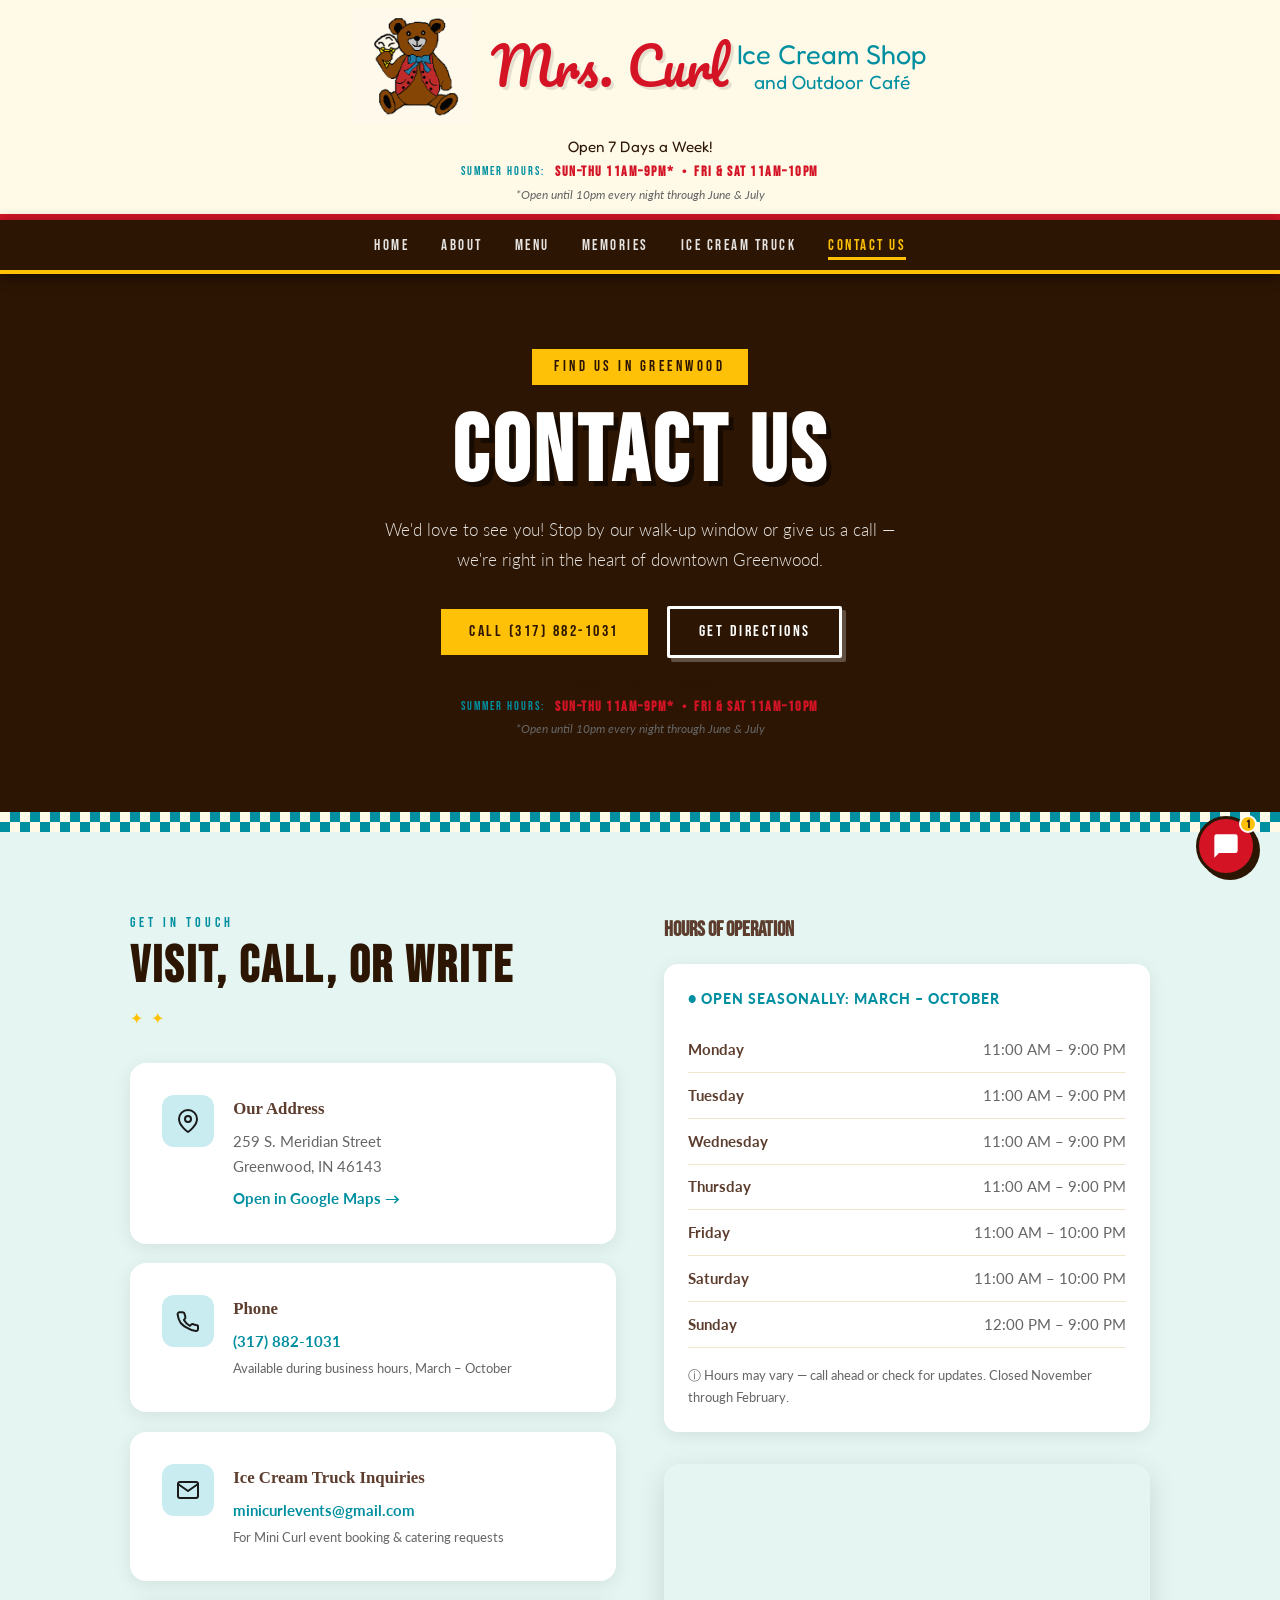
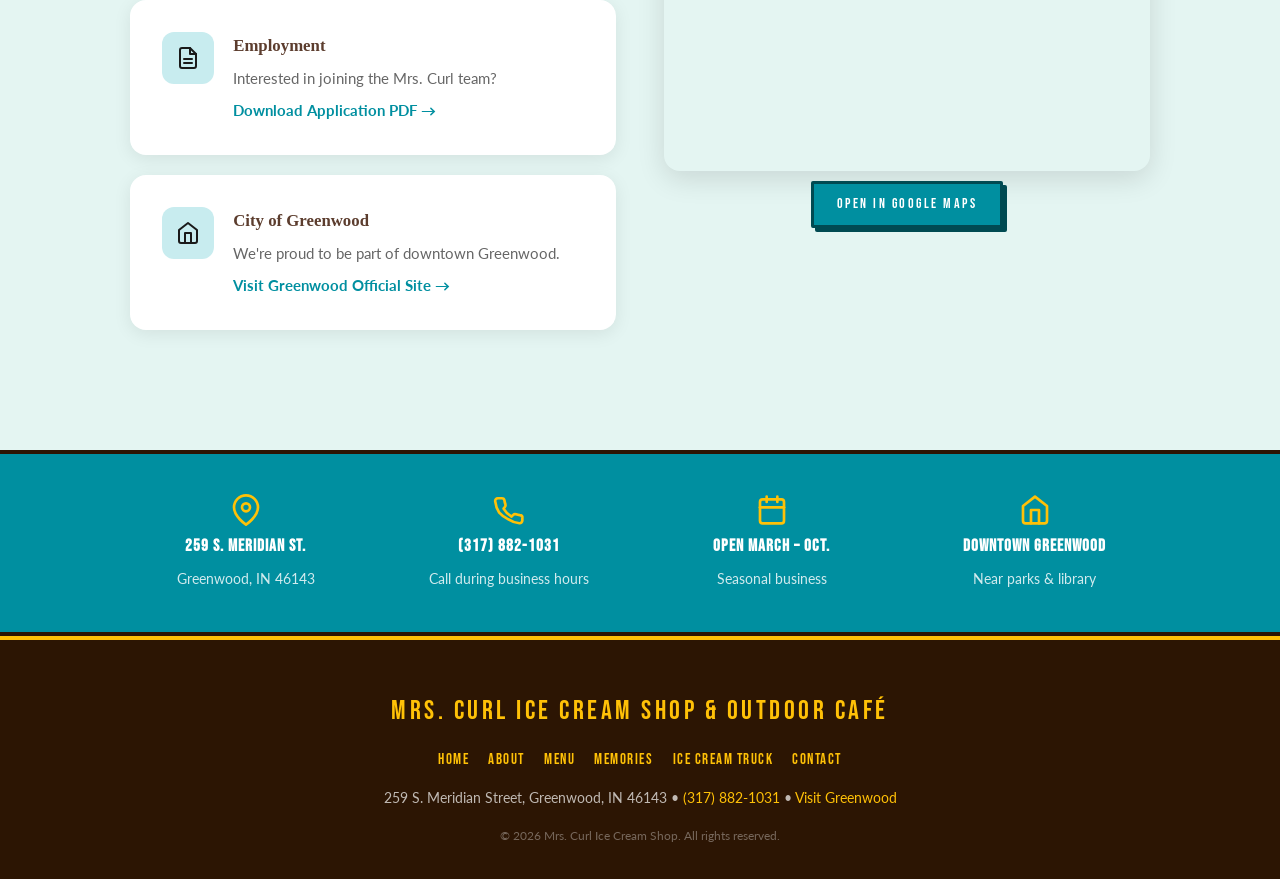
<file: contact.html>
﻿<!DOCTYPE html>
<html lang="en">
<head>
  <meta charset="UTF-8"/>
  <meta name="viewport" content="width=device-width,initial-scale=1.0"/>
  <meta name="description" content="Contact Mrs. Curl Ice Cream Shop — 259 S. Meridian Street, Greenwood, IN 46143. Call (317) 882-1031. Open March through October."/>
  <title>Contact Us | Mrs. Curl Ice Cream Shop</title>
  <link rel="stylesheet" href="style.css"/>
  <style>
    .contact-card {
      background: var(--white);
      border-radius: 16px;
      padding: 2rem;
      box-shadow: 0 4px 18px rgba(0,0,0,.08);
      display: flex;
      align-items: flex-start;
      gap: 1.2rem;
    }
    .contact-icon {
      width: 52px; height: 52px;
      background: var(--teal-light);
      border-radius: 12px;
      display: flex; align-items: center; justify-content: center;
      font-size: 1.5rem;
      flex-shrink: 0;
    }
    .contact-card h3 {
      font-family: 'Playfair Display', serif;
      color: var(--brown);
      font-size: 1.05rem;
      margin-bottom: .3rem;
    }
    .contact-card p, .contact-card a {
      font-size: .93rem;
      color: var(--gray);
    }
    .contact-card a { color: var(--teal); font-weight: 700; }
    .map-embed {
      border-radius: 16px;
      overflow: hidden;
      box-shadow: 0 8px 28px rgba(0,0,0,.12);
    }
    .hours-row {
      display: flex;
      justify-content: space-between;
      padding: .6rem 0;
      border-bottom: 1px solid var(--cream-mid);
      font-size: .93rem;
    }
    .hours-row:last-child { border-bottom: none; }
    .hours-row .day { color: var(--brown); font-weight: 700; }
    .hours-row .time { color: var(--gray); }
    .hours-row .closed { color: #b83030; font-style: italic; }
  </style>
</head>
<body>

<!-- BRANDED HEADER -->
<header class="site-header">
  <div class="site-header-inner">
    <div class="header-content">
      <div class="header-title-row">
        <img src="images/bear.svg.PNG" class="header-mascot" alt="Mrs. Curl Mascot"/>
        <div class="header-titles">
        <span class="header-name">Mrs. Curl</span>
        <div class="header-subtitle">
          <span class="big">Ice Cream Shop</span>
          <span class="small">and Outdoor Caf&eacute;</span>
        </div>
      </div>
    </div>
    <div class="header-hours">
      <span class="hours-open">Open 7 Days a Week!</span>
      <span class="hours-label">Summer Hours:</span>
      <span class="hours-main">Sun&ndash;Thu 11am&ndash;9pm* &nbsp;&bull;&nbsp; Fri &amp; Sat 11am&ndash;10pm</span>
      <span class="hours-note">*Open until 10pm every night through June &amp; July</span>
        </div>
      </div>
    </div>
</header>

<nav class="site-nav">
  <button class="nav-toggle" aria-label="Toggle menu" onclick="this.closest('nav').querySelector('.nav-links').classList.toggle('open')">
    <span></span><span></span><span></span>
  </button>
  <ul class="nav-links">
    <li><a href="index.html">Home</a></li>
    <li><a href="about.html">About</a></li>
    <li><a href="menu.html">Menu</a></li>
    <li><a href="photogallery.html">Memories</a></li>
    <li><a href="icecreamtruck.html">Ice Cream Truck</a></li>
    <li><a href="contact.html" class="active">Contact Us</a></li>
  </ul>
</nav>

<header class="hero">
  <div class="hero-overlay"></div>
  <div class="hero-content">
    <span class="hero-badge">Find Us in Greenwood</span>
    <h1>Contact Us</h1>
    <p>We'd love to see you! Stop by our walk-up window or give us a call — we're right in the heart of downtown Greenwood.</p>
    <div class="hero-actions">
      <a class="btn btn-primary" href="tel:3178821031">Call (317) 882-1031</a>
      <a class="btn btn-outline" href="https://maps.google.com/?q=259+S+Meridian+St+Greenwood+IN+46143" target="_blank" rel="noopener">Get Directions</a>
    </div>
    <div class="header-hours">
      <span class="hours-open">Open 7 Days a Week!</span>
      <span class="hours-label">Summer Hours:</span>
      <span class="hours-main">Sun&ndash;Thu 11am&ndash;9pm* &nbsp;&bull;&nbsp; Fri &amp; Sat 11am&ndash;10pm</span>
      <span class="hours-note">*Open until 10pm every night through June &amp; July</span>
        </div>
      </div>
    </div>
</header>

<div class="checker-strip teal"></div>
<section class="section section-alt">
  <div class="container">
    <div class="grid-2" style="gap:3rem;align-items:start;">

      <!-- Contact Info -->
      <div>
        <span class="section-label">Get in Touch</span>
        <h2 class="section-title">Visit, Call, or Write</h2>
        <div class="divider"></div>

        <div style="display:flex;flex-direction:column;gap:1.2rem;margin-bottom:2.5rem;">

          <div class="contact-card">
            <div class="contact-icon"><svg xmlns="http://www.w3.org/2000/svg" viewBox="0 0 24 24" fill="none" stroke="currentColor" stroke-width="2" stroke-linecap="round" stroke-linejoin="round"><path d="M21 10c0 7-9 13-9 13s-9-6-9-13a9 9 0 0 1 18 0z"/><circle cx="12" cy="10" r="3"/></svg></div>
            <div>
              <h3>Our Address</h3>
              <p>259 S. Meridian Street<br/>Greenwood, IN 46143</p>
              <a href="https://maps.google.com/?q=259+S+Meridian+St+Greenwood+IN+46143" target="_blank" rel="noopener" style="display:inline-block;margin-top:.4rem;">Open in Google Maps &rarr;</a>
            </div>
          </div>

          <div class="contact-card">
            <div class="contact-icon"><svg xmlns="http://www.w3.org/2000/svg" viewBox="0 0 24 24" fill="none" stroke="currentColor" stroke-width="2" stroke-linecap="round" stroke-linejoin="round"><path d="M22 16.92v3a2 2 0 0 1-2.18 2 19.79 19.79 0 0 1-8.63-3.07A19.5 19.5 0 0 1 4.69 14a19.79 19.79 0 0 1-3.07-8.67A2 2 0 0 1 3.6 3.18h3a2 2 0 0 1 2 1.72 12.84 12.84 0 0 0 .7 2.81 2 2 0 0 1-.45 2.11L7.91 10.91a16 16 0 0 0 6 6l1.27-1.27a2 2 0 0 1 2.11-.45 12.84 12.84 0 0 0 2.81.7A2 2 0 0 1 22 17.92z"/></svg></div>
            <div>
              <h3>Phone</h3>
              <p><a href="tel:3178821031">(317) 882-1031</a></p>
              <p style="margin-top:.2rem;font-size:.83rem;">Available during business hours, March &ndash; October</p>
            </div>
          </div>

          <div class="contact-card">
            <div class="contact-icon"><svg xmlns="http://www.w3.org/2000/svg" viewBox="0 0 24 24" fill="none" stroke="currentColor" stroke-width="2" stroke-linecap="round" stroke-linejoin="round"><path d="M4 4h16c1.1 0 2 .9 2 2v12c0 1.1-.9 2-2 2H4c-1.1 0-2-.9-2-2V6c0-1.1.9-2 2-2z"/><polyline points="22,6 12,13 2,6"/></svg></div>
            <div>
              <h3>Ice Cream Truck Inquiries</h3>
              <p><a href="https://mail.google.com/mail/?view=cm&to=minicurlevents@gmail.com">minicurlevents@gmail.com</a></p>
              <p style="margin-top:.2rem;font-size:.83rem;">For Mini Curl event booking &amp; catering requests</p>
            </div>
          </div>

          <div class="contact-card">
            <div class="contact-icon"><svg xmlns="http://www.w3.org/2000/svg" viewBox="0 0 24 24" fill="none" stroke="currentColor" stroke-width="2" stroke-linecap="round" stroke-linejoin="round"><path d="M14 2H6a2 2 0 0 0-2 2v16a2 2 0 0 0 2 2h12a2 2 0 0 0 2-2V8z"/><polyline points="14 2 14 8 20 8"/><line x1="16" y1="13" x2="8" y2="13"/><line x1="16" y1="17" x2="8" y2="17"/></svg></div>
            <div>
              <h3>Employment</h3>
              <p>Interested in joining the Mrs. Curl team?</p>
              <a href="https://www.mrscurl.com/Employment-Application.pdf" target="_blank" rel="noopener" style="display:inline-block;margin-top:.4rem;">Download Application PDF &rarr;</a>
            </div>
          </div>

          <div class="contact-card">
            <div class="contact-icon"><svg xmlns="http://www.w3.org/2000/svg" viewBox="0 0 24 24" fill="none" stroke="currentColor" stroke-width="2" stroke-linecap="round" stroke-linejoin="round"><path d="M3 9l9-7 9 7v11a2 2 0 0 1-2 2H5a2 2 0 0 1-2-2z"/><polyline points="9 22 9 12 15 12 15 22"/></svg></div>
            <div>
              <h3>City of Greenwood</h3>
              <p>We're proud to be part of downtown Greenwood.</p>
              <a href="https://www.greenwood.in.gov/" target="_blank" rel="noopener" style="display:inline-block;margin-top:.4rem;">Visit Greenwood Official Site &rarr;</a>
            </div>
          </div>

        </div>
      </div>

      <!-- Hours + Map -->
      <div>
        <h3 style="font-family:'Bebas Neue',sans-serif;color:var(--brown);font-size:1.3rem;margin-bottom:1rem;">Hours of Operation</h3>

        <div style="background:var(--white);border-radius:14px;padding:1.5rem;box-shadow:0 4px 18px rgba(0,0,0,.08);margin-bottom:2rem;">
          <p style="font-size:.85rem;color:var(--teal);font-weight:900;letter-spacing:1px;text-transform:uppercase;margin-bottom:1rem;">
            &#9679; Open Seasonally: March &ndash; October
          </p>
          <div class="hours-row"><span class="day">Monday</span><span class="time">11:00 AM &ndash; 9:00 PM</span></div>
          <div class="hours-row"><span class="day">Tuesday</span><span class="time">11:00 AM &ndash; 9:00 PM</span></div>
          <div class="hours-row"><span class="day">Wednesday</span><span class="time">11:00 AM &ndash; 9:00 PM</span></div>
          <div class="hours-row"><span class="day">Thursday</span><span class="time">11:00 AM &ndash; 9:00 PM</span></div>
          <div class="hours-row"><span class="day">Friday</span><span class="time">11:00 AM &ndash; 10:00 PM</span></div>
          <div class="hours-row"><span class="day">Saturday</span><span class="time">11:00 AM &ndash; 10:00 PM</span></div>
          <div class="hours-row"><span class="day">Sunday</span><span class="time">12:00 PM &ndash; 9:00 PM</span></div>
          <p style="font-size:.8rem;color:var(--gray);margin-top:1rem;">&#9432; Hours may vary — call ahead or check for updates. Closed November through February.</p>
        </div>

        <!-- Google Map Embed -->
        <div class="map-embed">
          <iframe
            title="Mrs. Curl Location Map"
            src="https://www.google.com/maps/embed?pb=!1m18!1m12!1m3!1d3077.5!2d-86.106!3d39.613!2m3!1f0!2f0!3f0!3m2!1i1024!2i768!4f13.1!3m3!1m2!1s0x886b5b2b85a2a3d7%3A0xb8a1b2e4c5d6e7f8!2s259+S+Meridian+St%2C+Greenwood%2C+IN+46143!5e0!3m2!1sen!2sus!4v1700000000000!5m2!1sen!2sus"
            width="100%"
            height="300"
            style="border:0;"
            allowfullscreen=""
            loading="lazy"
            referrerpolicy="no-referrer-when-downgrade">
          </iframe>
        </div>
        <p style="text-align:center;margin-top:.6rem;">
          <a class="btn btn-teal" style="font-size:.85rem;padding:.55rem 1.4rem;" href="https://maps.google.com/?q=259+S+Meridian+St+Greenwood+IN+46143" target="_blank" rel="noopener">Open in Google Maps</a>
        </p>
      </div>

    </div>
  </div>
</section>


<div class="info-strip">
  <div class="info-grid">
    <div class="info-item"><div class="icon"><svg xmlns="http://www.w3.org/2000/svg" viewBox="0 0 24 24" fill="none" stroke="currentColor" stroke-width="2" stroke-linecap="round" stroke-linejoin="round"><path d="M21 10c0 7-9 13-9 13s-9-6-9-13a9 9 0 0 1 18 0z"/><circle cx="12" cy="10" r="3"/></svg></div><strong>259 S. Meridian St.</strong><span>Greenwood, IN 46143</span></div>
    <div class="info-item"><div class="icon"><svg xmlns="http://www.w3.org/2000/svg" viewBox="0 0 24 24" fill="none" stroke="currentColor" stroke-width="2" stroke-linecap="round" stroke-linejoin="round"><path d="M22 16.92v3a2 2 0 0 1-2.18 2 19.79 19.79 0 0 1-8.63-3.07A19.5 19.5 0 0 1 4.69 14a19.79 19.79 0 0 1-3.07-8.67A2 2 0 0 1 3.6 3.18h3a2 2 0 0 1 2 1.72 12.84 12.84 0 0 0 .7 2.81 2 2 0 0 1-.45 2.11L7.91 10.91a16 16 0 0 0 6 6l1.27-1.27a2 2 0 0 1 2.11-.45 12.84 12.84 0 0 0 2.81.7A2 2 0 0 1 22 17.92z"/></svg></div><strong>(317) 882-1031</strong><span>Call during business hours</span></div>
    <div class="info-item"><div class="icon"><svg xmlns="http://www.w3.org/2000/svg" viewBox="0 0 24 24" fill="none" stroke="currentColor" stroke-width="2" stroke-linecap="round" stroke-linejoin="round"><rect x="3" y="4" width="18" height="18" rx="2"/><line x1="16" y1="2" x2="16" y2="6"/><line x1="8" y1="2" x2="8" y2="6"/><line x1="3" y1="10" x2="21" y2="10"/></svg></div><strong>Open March &ndash; Oct.</strong><span>Seasonal business</span></div>
    <div class="info-item"><div class="icon"><svg xmlns="http://www.w3.org/2000/svg" viewBox="0 0 24 24" fill="none" stroke="currentColor" stroke-width="2" stroke-linecap="round" stroke-linejoin="round"><path d="M3 9l9-7 9 7v11a2 2 0 0 1-2 2H5a2 2 0 0 1-2-2z"/><polyline points="9 22 9 12 15 12 15 22"/></svg></div><strong>Downtown Greenwood</strong><span>Near parks &amp; library</span></div>
  </div>
</div>

<footer>
  <div class="footer-brand">Mrs. Curl Ice Cream Shop &amp; Outdoor Café</div>
  <div class="footer-links">
    <a href="index.html">Home</a><a href="about.html">About</a><a href="menu.html">Menu</a>
    <a href="photogallery.html">Memories</a>
    <a href="icecreamtruck.html">Ice Cream Truck</a><a href="contact.html">Contact</a>
  </div>
  <p>259 S. Meridian Street, Greenwood, IN 46143 &bull; <a href="tel:3178821031">(317) 882-1031</a> &bull; <a href="https://www.greenwood.in.gov/" target="_blank" rel="noopener">Visit Greenwood</a></p>
  <p class="copy">&copy; 2026 Mrs. Curl Ice Cream Shop. All rights reserved.</p></footer>

<script defer src="animations.js"></script>
<script>
  // Nav shadow on scroll
  (function(){
    var nav = document.querySelector('.site-nav');
    if (!nav) return;
    window.addEventListener('scroll', function(){ nav.classList.toggle('scrolled', window.scrollY > 10); }, {passive:true});
  })();
</script><script src="chatbot.js"></script>
</body>
</html>
</file>
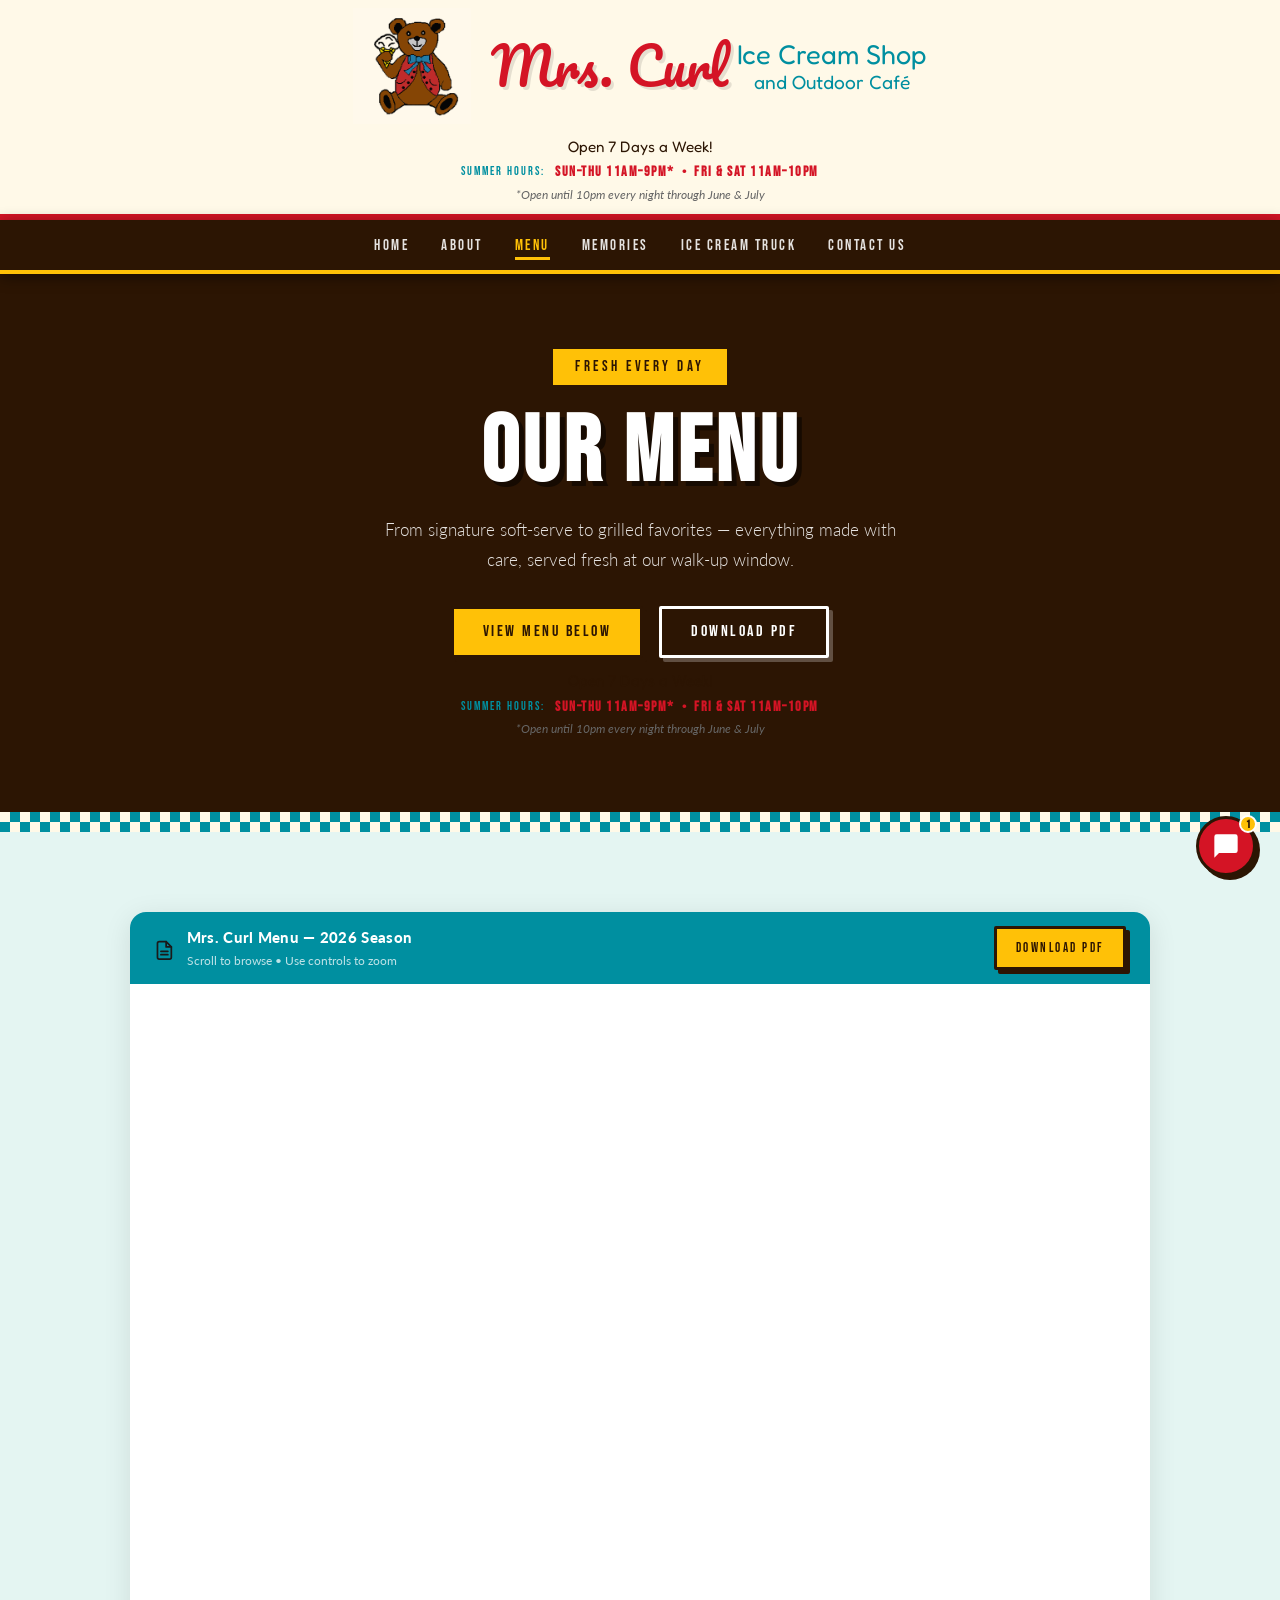
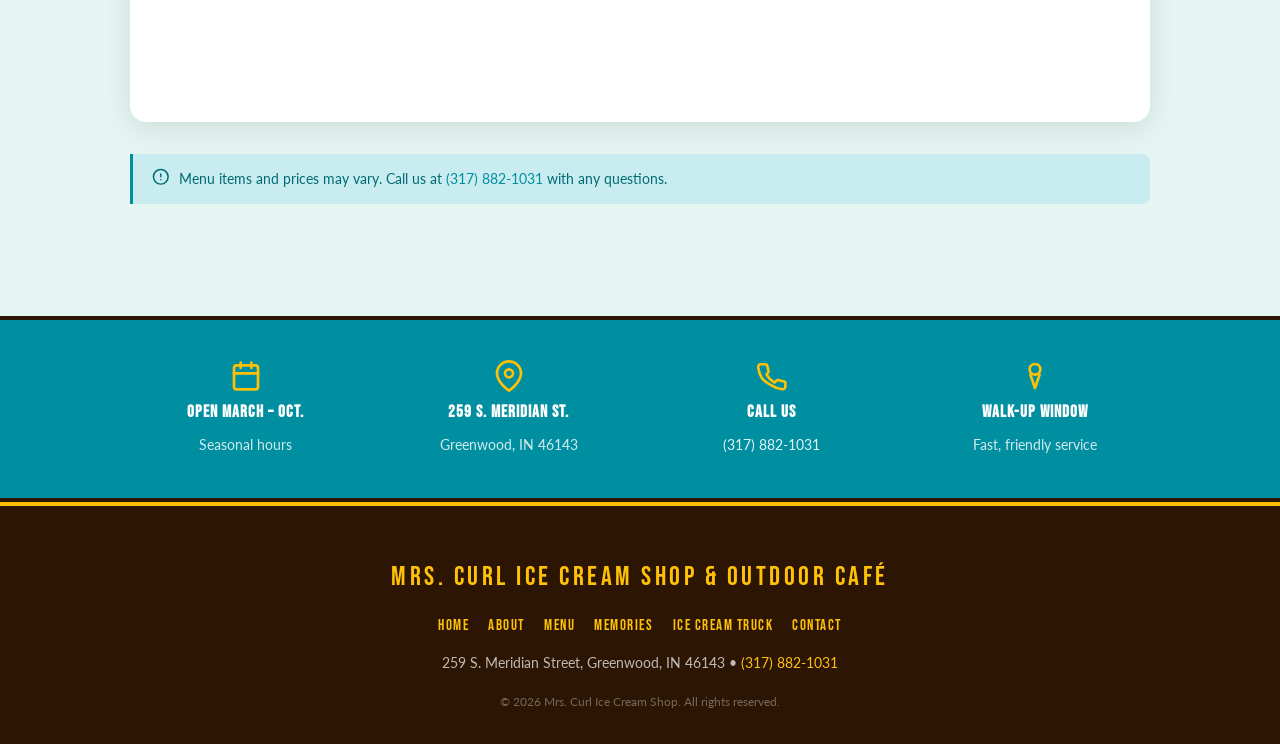
<file: menu.html>
﻿<!DOCTYPE html>
<html lang="en">
<head>
  <meta charset="UTF-8"/>
  <meta name="viewport" content="width=device-width,initial-scale=1.0"/>
  <meta name="description" content="Mrs. Curl menu — soft-serve ice cream, handspun milkshakes, hot dogs, fresh-cut fries, tenderloins and more in Greenwood, Indiana."/>
  <title>Menu | Mrs. Curl Ice Cream Shop</title>
  <link rel="stylesheet" href="style.css"/>
  <style>
    .menu-section { margin-bottom: 3rem; }
    .menu-section-title {
      font-family: 'Playfair Display', serif;
      font-size: 1.5rem;
      color: var(--teal-dark);
      border-bottom: 2px solid var(--cream-mid);
      padding-bottom: .5rem;
      margin-bottom: 1.2rem;
      display: flex;
      align-items: center;
      gap: .6rem;
    }
    .menu-item {
      display: flex;
      justify-content: space-between;
      align-items: baseline;
      padding: .7rem 0;
      border-bottom: 1px dashed var(--cream-mid);
    }
    .menu-item:last-child { border-bottom: none; }
    .item-name { font-weight: 700; color: var(--text); font-size: .95rem; }
    .item-desc { font-size: .83rem; color: var(--gray); display: block; margin-top: .1rem; }
    .item-price { font-weight: 900; color: var(--teal); font-size: .95rem; white-space: nowrap; margin-left: 1rem; }
    .menu-note {
      background: var(--teal-light);
      border-left: 3px solid var(--teal);
      padding: .8rem 1.2rem;
      border-radius: 0 8px 8px 0;
      font-size: .88rem;
      color: var(--teal-dark);
      margin-bottom: 2rem;
    }
    .flavor-tag {
      display: inline-block;
      background: var(--cream-mid);
      color: var(--brown);
      font-size: .78rem;
      font-weight: 700;
      padding: .2rem .65rem;
      border-radius: 4px;
      margin: .15rem .1rem;
    }
  </style>
</head>
<body>

<!-- BRANDED HEADER -->
<header class="site-header">
  <div class="site-header-inner">
    <div class="header-content">
      <div class="header-title-row">
        <img src="images/bear.svg.PNG" class="header-mascot" alt="Mrs. Curl Mascot"/>
        <div class="header-titles">
        <span class="header-name">Mrs. Curl</span>
        <div class="header-subtitle">
          <span class="big">Ice Cream Shop</span>
          <span class="small">and Outdoor Caf&eacute;</span>
        </div>
      </div>
    </div>
    <div class="header-hours">
      <span class="hours-open">Open 7 Days a Week!</span>
      <span class="hours-label">Summer Hours:</span>
      <span class="hours-main">Sun&ndash;Thu 11am&ndash;9pm* &nbsp;&bull;&nbsp; Fri &amp; Sat 11am&ndash;10pm</span>
      <span class="hours-note">*Open until 10pm every night through June &amp; July</span>
        </div>
      </div>
    </div>
</header>

<nav class="site-nav">
  <button class="nav-toggle" aria-label="Toggle menu" onclick="this.closest('nav').querySelector('.nav-links').classList.toggle('open')">
    <span></span><span></span><span></span>
  </button>
  <ul class="nav-links">
    <li><a href="index.html">Home</a></li>
    <li><a href="about.html">About</a></li>
    <li><a href="menu.html" class="active">Menu</a></li>
    <li><a href="photogallery.html">Memories</a></li>
    <li><a href="icecreamtruck.html">Ice Cream Truck</a></li>
    <li><a href="contact.html">Contact Us</a></li>
  </ul>
</nav>

<header class="hero">
  <div class="hero-overlay"></div>
  <div class="hero-content">
    <span class="hero-badge">Fresh Every Day</span>
    <h1>Our Menu</h1>
    <p>From signature soft-serve to grilled favorites — everything made with care, served fresh at our walk-up window.</p>
    <div class="hero-actions">
      <a class="btn btn-primary" href="#menu-embed">View Menu Below</a>
      <a class="btn btn-outline" href="https://www.mrscurl.com/MrsCurlMenu_02212026.pdf" target="_blank" rel="noopener">Download PDF</a>
    </div>
    <div class="header-hours">
      <span class="hours-open">Open 7 Days a Week!</span>
      <span class="hours-label">Summer Hours:</span>
      <span class="hours-main">Sun&ndash;Thu 11am&ndash;9pm* &nbsp;&bull;&nbsp; Fri &amp; Sat 11am&ndash;10pm</span>
      <span class="hours-note">*Open until 10pm every night through June &amp; July</span>
        </div>
      </div>
    </div>
</header>

<div class="checker-strip teal"></div>
<section class="section section-alt">
  <div class="container">

    <!-- PDF EMBED -->
    <div id="menu-embed" style="background:var(--white);border-radius:16px;box-shadow:0 6px 28px rgba(0,0,0,.1);overflow:hidden;margin-bottom:2rem;">

      <!-- Toolbar -->
      <div style="background:var(--teal);padding:.75rem 1.5rem;display:flex;align-items:center;justify-content:space-between;flex-wrap:wrap;gap:.75rem;">
        <div style="display:flex;align-items:center;gap:.75rem;">
          <span class="step-icon"><svg xmlns="http://www.w3.org/2000/svg" viewBox="0 0 24 24" fill="none" stroke="currentColor" stroke-width="2" stroke-linecap="round" stroke-linejoin="round"><path d="M14 2H6a2 2 0 0 0-2 2v16a2 2 0 0 0 2 2h12a2 2 0 0 0 2-2V8z"/><polyline points="14 2 14 8 20 8"/><line x1="16" y1="13" x2="8" y2="13"/><line x1="16" y1="17" x2="8" y2="17"/></svg></span>
          <div>
            <div style="color:var(--white);font-weight:900;font-size:.95rem;letter-spacing:.3px;">Mrs. Curl Menu — 2026 Season</div>
            <div style="color:rgba(255,255,255,.75);font-size:.78rem;">Scroll to browse &bull; Use controls to zoom</div>
          </div>
        </div>
        <a href="https://www.mrscurl.com/MrsCurlMenu_02212026.pdf" target="_blank" rel="noopener"
           class="btn btn-primary" style="font-size:.82rem;padding:.5rem 1.2rem;">
          Download PDF
        </a>
      </div>

      <!-- Embedded PDF -->
      <iframe
        src="https://www.mrscurl.com/MrsCurlMenu_02212026.pdf#toolbar=0&navpanes=0&scrollbar=1&view=FitH"
        title="Mrs. Curl Menu 2026"
        width="100%"
        style="height:82vh;min-height:600px;border:none;display:block;"
        loading="lazy">
        <div style="padding:2rem;text-align:center;color:var(--gray);">
          <p>Your browser cannot display the PDF inline.</p>
          <a class="btn btn-teal" href="https://www.mrscurl.com/MrsCurlMenu_02212026.pdf" target="_blank" rel="noopener" style="margin-top:1rem;display:inline-block;">Open Menu PDF</a>
        </div>
      </iframe>
    </div>

    <div class="menu-note">
      <span class="inline-icon"><svg xmlns="http://www.w3.org/2000/svg" viewBox="0 0 24 24" fill="none" stroke="currentColor" stroke-width="2" stroke-linecap="round" stroke-linejoin="round"><circle cx="12" cy="12" r="10"/><line x1="12" y1="8" x2="12" y2="12"/><line x1="12" y1="16" x2="12.01" y2="16"/></svg></span> Menu items and prices may vary. Call us at <a href="tel:3178821031">(317) 882-1031</a> with any questions.
    </div>

  </div>
</section>

<div class="info-strip">
  <div class="info-grid">
    <div class="info-item"><div class="icon"><svg xmlns="http://www.w3.org/2000/svg" viewBox="0 0 24 24" fill="none" stroke="currentColor" stroke-width="2" stroke-linecap="round" stroke-linejoin="round"><rect x="3" y="4" width="18" height="18" rx="2"/><line x1="16" y1="2" x2="16" y2="6"/><line x1="8" y1="2" x2="8" y2="6"/><line x1="3" y1="10" x2="21" y2="10"/></svg></div><strong>Open March &ndash; Oct.</strong><span>Seasonal hours</span></div>
    <div class="info-item"><div class="icon"><svg xmlns="http://www.w3.org/2000/svg" viewBox="0 0 24 24" fill="none" stroke="currentColor" stroke-width="2" stroke-linecap="round" stroke-linejoin="round"><path d="M21 10c0 7-9 13-9 13s-9-6-9-13a9 9 0 0 1 18 0z"/><circle cx="12" cy="10" r="3"/></svg></div><strong>259 S. Meridian St.</strong><span>Greenwood, IN 46143</span></div>
    <div class="info-item"><div class="icon"><svg xmlns="http://www.w3.org/2000/svg" viewBox="0 0 24 24" fill="none" stroke="currentColor" stroke-width="2" stroke-linecap="round" stroke-linejoin="round"><path d="M22 16.92v3a2 2 0 0 1-2.18 2 19.79 19.79 0 0 1-8.63-3.07A19.5 19.5 0 0 1 4.69 14a19.79 19.79 0 0 1-3.07-8.67A2 2 0 0 1 3.6 3.18h3a2 2 0 0 1 2 1.72 12.84 12.84 0 0 0 .7 2.81 2 2 0 0 1-.45 2.11L7.91 10.91a16 16 0 0 0 6 6l1.27-1.27a2 2 0 0 1 2.11-.45 12.84 12.84 0 0 0 2.81.7A2 2 0 0 1 22 17.92z"/></svg></div><strong>Call Us</strong><span><a href="tel:3178821031">(317) 882-1031</a></span></div>
    <div class="info-item"><div class="icon"><svg xmlns="http://www.w3.org/2000/svg" viewBox="0 0 24 24" fill="none" stroke="currentColor" stroke-width="2" stroke-linecap="round" stroke-linejoin="round"><circle cx="12" cy="7" r="4"/><path d="M8.5 11L12 21l3.5-10"/></svg></div><strong>Walk-Up Window</strong><span>Fast, friendly service</span></div>
  </div>
</div>

<footer>
  <div class="footer-brand">Mrs. Curl Ice Cream Shop &amp; Outdoor Café</div>
  <div class="footer-links">
    <a href="index.html">Home</a><a href="about.html">About</a><a href="menu.html">Menu</a>
    <a href="photogallery.html">Memories</a>
    <a href="icecreamtruck.html">Ice Cream Truck</a><a href="contact.html">Contact</a>
  </div>
  <p>259 S. Meridian Street, Greenwood, IN 46143 &bull; <a href="tel:3178821031">(317) 882-1031</a></p>
  <p class="copy">&copy; 2026 Mrs. Curl Ice Cream Shop. All rights reserved.</p></footer>

<script defer src="animations.js"></script>
<script>
  // Nav shadow on scroll
  (function(){
    var nav = document.querySelector('.site-nav');
    if (!nav) return;
    window.addEventListener('scroll', function(){ nav.classList.toggle('scrolled', window.scrollY > 10); }, {passive:true});
  })();
</script><script src="chatbot.js"></script>
</body>
</html>
</file>
<file: style.css>
/* =========================================================
   MRS. CURL  —  Retro 90s Redesign
   ========================================================= */

@import url('https://fonts.googleapis.com/css2?family=Bebas+Neue&family=Pacifico&family=Fredoka+One&family=Lato:wght@300;400;700;900&display=swap');

/* ─── RESET ─── */
*, *::before, *::after { box-sizing: border-box; margin: 0; padding: 0; }

/* ─── DESIGN TOKENS ─── */
:root {
  --cream:       #fff9e8;
  --cream-mid:   #f0e8cc;
  --cream-dark:  #ddd0a8;
  --mint-bg:     #e4f5f2;
  --teal:        #008fa0;
  --teal-dark:   #006b75;
  --teal-xdark:  #004a52;
  --teal-light:  #c8ecef;
  --cherry:      #d41425;
  --cherry-dark: #a80e1c;
  --gold:        #ffc107;
  --gold-dark:   #e0a800;
  --chocolate:   #2c1503;
  --brown:       #5c3d2e;
  --text:        #1a1a1a;
  --gray:        #666;
  --white:       #ffffff;
  --shadow:      4px 4px 0 var(--chocolate);
  --shadow-lg:   7px 7px 0 var(--chocolate);
  --nav-h:       54px;
}

html { scroll-behavior: smooth; }

body {
  font-family: 'Lato', sans-serif;
  color: var(--text);
  line-height: 1.72;
  background: var(--cream);
}

img  { max-width: 100%; height: auto; display: block; }
a    { color: var(--teal); text-decoration: none; }
a:hover { color: var(--teal-dark); }

/* ─── DECORATIVE BEAR ELEMENTS ─── */

/* Divider */
.divider {
  display: flex;
  align-items: center;
  gap: .5rem;
  margin: 0 0 2rem;
  color: var(--gold);
  font-size: 1rem;
}
.divider.center { justify-content: center; margin: 0 auto 2rem; }
.divider::before,
.divider::after { content: '✦'; }

/* Info strip bear icon colour */
.info-item .icon { color: var(--gold); }

/* ─── BRANDED SITE HEADER ─── */
.site-header {
  background: var(--cream);
  border-bottom: 6px solid var(--cherry);
  padding: .5rem 2rem;
  position: relative;
}
/* checkerboard strip below header border */
.site-header::after {
  content: '';
  position: absolute;
  bottom: -14px; left: 0; right: 0;
  height: 8px;
  background-image: repeating-conic-gradient(var(--cherry) 0% 25%, var(--cream) 0% 50%);
  background-size: 8px 8px;
  z-index: 5;
}

.site-header-inner {
  max-width: 960px;
  margin: 0 auto;
  display: flex;
  align-items: center;
  justify-content: center;
  text-align: center;
  gap: 1.2rem;
}
.header-titles {
  display: flex;
  align-items: center;
  justify-content: center;
  gap: .6rem;
  flex-wrap: wrap;
}
.header-name {
  font-family: 'Pacifico', cursive;
  font-size: clamp(2.2rem, 5vw, 3.2rem);
  color: var(--cherry);
  line-height: 1;
  white-space: nowrap;
  text-shadow: 3px 3px 0 rgba(0,0,0,.1);
}
.header-subtitle {
  font-family: 'Fredoka One', cursive;
  color: var(--teal);
  line-height: 1.2;
}
.header-subtitle .big   { font-size: clamp(1.3rem, 2.5vw, 1.7rem); display: block; }
.header-subtitle .small { font-size: clamp(.9rem,  1.8vw, 1.2rem);  display: block; }

.site-header-inner {
  flex-direction: column;
  align-items: center;
  gap: 0;
}
.header-title-row {
  display: flex;
  align-items: center;
  justify-content: center;
}
.header-mascot {
  height: auto;
  width: auto;
  max-height: 190px;
  flex-shrink: 0;
  align-self: center;
  margin-right: 20px;
  display: block;
  border: none;
  outline: none;
  box-shadow: none;
  background: var(--cream);
}
.header-content {
  display: flex;
  flex-direction: column;
  align-items: center;
  text-align: center;
}

.header-hours {
  display: flex;
  flex-wrap: wrap;
  align-items: center;
  justify-content: center;
  gap: .3rem .6rem;
  padding: .35rem .8rem .15rem;
  margin-top: .4rem;
  line-height: 1.4;
  text-align: center;
}
.hours-open {
  font-family: 'Fredoka One', cursive;
  font-size: .95rem;
  color: var(--chocolate);
  width: 100%;
}
.hours-label {
  font-family: 'Bebas Neue', sans-serif;
  letter-spacing: 2px;
  font-size: .78rem;
  color: var(--teal);
}
.hours-main {
  font-family: 'Bebas Neue', sans-serif;
  letter-spacing: 1.5px;
  font-size: .88rem;
  color: var(--cherry);
  font-weight: 700;
}
.hours-note {
  font-size: .75rem;
  color: var(--gray);
  font-style: italic;
  width: 100%;
}

@media (max-width: 600px) {
  .site-header-inner { gap: .6rem; }
  .header-title-row { flex-direction: column; gap: .5rem; }
  .header-mascot { max-height: 90px; margin-right: 0; }
  .header-name { font-size: clamp(1.8rem, 8vw, 2.2rem); white-space: normal; text-align: center; }
  .hours-main { font-size: .78rem; }
  .hours-label { width: 100%; text-align: center; }
}

/* ─── NAVIGATION ─── */
.site-nav {
  position: sticky;
  top: 0;
  z-index: 200;
  background: var(--chocolate);
  height: var(--nav-h);
  display: flex;
  align-items: center;
  justify-content: center;
  padding: 0 2rem;
  border-bottom: 4px solid var(--gold);
  box-shadow: 0 3px 14px rgba(0,0,0,.45);
}
.nav-links {
  display: flex;
  list-style: none;
  gap: 0;
}
.nav-links a {
  color: rgba(255,255,255,.88);
  font-family: 'Bebas Neue', sans-serif;
  font-size: .95rem;
  letter-spacing: 2.5px;
  text-transform: uppercase;
  padding: .45rem 1rem;
  position: relative;
  transition: color .18s;
}
.nav-links a::after {
  content: '';
  position: absolute;
  bottom: 2px; left: 1rem; right: 1rem;
  height: 3px;
  background: var(--gold);
  transform: scaleX(0);
  transition: transform .2s ease;
  transform-origin: center;
}
.nav-links a:hover          { color: var(--gold); }
.nav-links a:hover::after,
.nav-links a.active::after  { transform: scaleX(1); }
.nav-links a.active         { color: var(--gold); }

/* hamburger */
.nav-toggle {
  display: none;
  flex-direction: column;
  gap: 5px;
  cursor: pointer;
  padding: 4px;
  background: none;
  border: none;
}
.nav-toggle span {
  display: block;
  width: 24px; height: 2px;
  background: var(--cream);
  border-radius: 1px;
  transition: transform .3s, opacity .3s;
}

@media (max-width: 860px) {
  .site-nav { justify-content: flex-end; }
  .nav-toggle { display: flex; }
  .nav-links {
    position: fixed;
    top: var(--nav-h);
    left: 0; right: 0;
    background: var(--chocolate);
    flex-direction: column;
    gap: 0;
    padding: .5rem 0 1rem;
    transform: translateY(-120%);
    opacity: 0;
    transition: transform .3s, opacity .3s;
    pointer-events: none;
    border-bottom: 4px solid var(--gold);
  }
  .nav-links.open {
    transform: translateY(0);
    opacity: 1;
    pointer-events: auto;
  }
  .nav-links a { padding: .75rem 1.5rem; font-size: 1.1rem; }
  .nav-links a::after { display: none; }
}

/* ─── HERO ─── */
.hero {
  position: relative;
  min-height: 480px;
  display: flex;
  align-items: center;
  justify-content: center;
  text-align: center;
  overflow: hidden;
  background: var(--chocolate);
}
.hero-bg {
  position: absolute;
  inset: 0;
  background-size: cover;
  background-position: center;
  opacity: .28;
  will-change: transform;
}
.hero-overlay {
  position: absolute;
  inset: 0;
  background: linear-gradient(
    to bottom,
    rgba(44,21,3,.6) 0%,
    rgba(44,21,3,.75) 100%
  );
}
.hero-content {
  position: relative;
  z-index: 2;
  padding: 4.5rem 2rem;
  max-width: 760px;
}
.hero-badge {
  display: inline-block;
  background: var(--gold);
  color: var(--chocolate);
  font-family: 'Bebas Neue', sans-serif;
  font-size: .95rem;
  letter-spacing: 3.5px;
  text-transform: uppercase;
  padding: .3rem 1.4rem;
  border: 3px solid var(--chocolate);
  box-shadow: 3px 3px 0 var(--chocolate);
  margin-bottom: 1.2rem;
}
.hero h1 {
  font-family: 'Bebas Neue', sans-serif;
  font-size: clamp(3rem, 8vw, 5.8rem);
  color: var(--white);
  line-height: 1;
  letter-spacing: 4px;
  margin-bottom: 1rem;
  text-shadow: 5px 5px 0 rgba(0,0,0,.5);
}
.hero p {
  color: rgba(255,255,255,.88);
  font-size: 1.06rem;
  max-width: 520px;
  margin: 0 auto 2rem;
  font-weight: 300;
}
.hero-actions { display: flex; gap: 1rem; justify-content: center; flex-wrap: wrap; }

/* ─── CHECKER STRIP ─── */
.checker-strip {
  height: 20px;
  flex-shrink: 0;
}
.checker-strip.teal {
  background-image: repeating-conic-gradient(var(--teal) 0% 25%, var(--cream) 0% 50%);
  background-size: 20px 20px;
}
.checker-strip.gold {
  background-image: repeating-conic-gradient(var(--gold) 0% 25%, var(--chocolate) 0% 50%);
  background-size: 20px 20px;
}
.checker-strip.dark {
  background-image: repeating-conic-gradient(var(--chocolate) 0% 25%, var(--teal-dark) 0% 50%);
  background-size: 20px 20px;
}
.checker-strip.cherry {
  background-image: repeating-conic-gradient(var(--cherry) 0% 25%, var(--cream) 0% 50%);
  background-size: 20px 20px;
}

/* ─── BUTTONS ─── */
.btn {
  display: inline-block;
  font-family: 'Bebas Neue', sans-serif;
  font-size: 1rem;
  letter-spacing: 2.5px;
  padding: .6rem 1.8rem;
  border: 3px solid;
  border-radius: 2px;
  cursor: pointer;
  transition: transform .12s ease, box-shadow .12s ease;
  white-space: nowrap;
}
.btn:hover  { transform: translate(2px,  2px); }
.btn:active { transform: translate(4px,  4px); }

.btn-primary {
  background: var(--gold); color: var(--chocolate);
  border-color: var(--chocolate); box-shadow: var(--shadow);
}
.btn-primary:hover {
  background: var(--gold-dark); color: var(--chocolate);
  box-shadow: 2px 2px 0 var(--chocolate);
}
.btn-outline {
  background: transparent; color: var(--white);
  border-color: var(--white); box-shadow: 4px 4px 0 rgba(255,255,255,.25);
}
.btn-outline:hover {
  background: rgba(255,255,255,.1); color: var(--white);
  box-shadow: 2px 2px 0 rgba(255,255,255,.25);
}
.btn-teal {
  background: var(--teal); color: var(--white);
  border-color: var(--teal-xdark); box-shadow: 4px 4px 0 var(--teal-xdark);
}
.btn-teal:hover {
  background: var(--teal-dark); color: var(--white);
  box-shadow: 2px 2px 0 var(--teal-xdark);
}
.btn-cherry {
  background: var(--cherry); color: var(--white);
  border-color: var(--chocolate); box-shadow: var(--shadow);
}
.btn-cherry:hover {
  background: var(--cherry-dark); color: var(--white);
  box-shadow: 2px 2px 0 var(--chocolate);
}

/* ─── LAYOUT ─── */
.section      { padding: 5rem 1.5rem; }
.section-alt  { background: var(--mint-bg); }
.section-dark { background: var(--chocolate); color: var(--cream); }
.container    { max-width: 1020px; margin: 0 auto; }
.container-sm { max-width: 760px;  margin: 0 auto; }

.section-label {
  display: block;
  font-family: 'Bebas Neue', sans-serif;
  color: var(--teal);
  font-size: .85rem;
  letter-spacing: 4px;
  text-transform: uppercase;
  margin-bottom: .3rem;
}
.section-label.on-dark { color: var(--gold); }

.section-title {
  font-family: 'Bebas Neue', sans-serif;
  font-size: clamp(2rem, 4.5vw, 3.2rem);
  color: var(--chocolate);
  line-height: 1.05;
  letter-spacing: 2.5px;
  margin-bottom: .6rem;
}
.section-title.on-dark { color: var(--white); }

/* ─── CARDS ─── */
.card {
  background: var(--white);
  border: 3px solid var(--chocolate);
  border-radius: 3px;
  box-shadow: var(--shadow);
  overflow: hidden;
  transition: transform .14s ease, box-shadow .14s ease;
}
.card:hover {
  transform: translate(-3px, -3px);
  box-shadow: var(--shadow-lg);
}
.card-body  { padding: 1.5rem; }
.card-title {
  font-family: 'Bebas Neue', sans-serif;
  font-size: 1.4rem;
  letter-spacing: 1.5px;
  color: var(--chocolate);
  margin-bottom: .4rem;
}
.card-text  { font-size: .92rem; color: var(--gray); }

.card-icon { text-align: center; margin-bottom: .8rem; color: var(--teal); }
.card-icon svg { width: 2.4rem; height: 2.4rem; display: block; margin: 0 auto; }

/* grid helpers */
.grid-2    { display: grid; grid-template-columns: 1fr 1fr; gap: 2.5rem; }
.grid-3    { display: grid; grid-template-columns: repeat(3,1fr); gap: 2rem; }
.grid-4    { display: grid; grid-template-columns: repeat(4,1fr); gap: 1.6rem; }
.grid-auto { display: grid; grid-template-columns: repeat(auto-fit, minmax(260px,1fr)); gap: 1.8rem; }

@media (max-width: 780px) { .grid-2, .grid-3, .grid-4 { grid-template-columns: 1fr; } }
@media (max-width: 960px) { .grid-4 { grid-template-columns: repeat(2,1fr); } }

/* ─── REVIEW CARDS ─── */
.review-card {
  background: var(--white);
  border: 3px solid var(--chocolate);
  border-radius: 3px;
  box-shadow: var(--shadow);
  padding: 1.6rem 1.8rem 1.4rem;
  position: relative;
  transition: transform .14s, box-shadow .14s;
}
.review-card:hover {
  transform: translate(-3px, -3px);
  box-shadow: var(--shadow-lg);
}
.review-card::before {
  content: '\201C';
  position: absolute;
  top: .4rem; right: 1.2rem;
  font-family: 'Pacifico', cursive;
  font-size: 5rem;
  color: var(--teal-light);
  line-height: 1;
}
.stars { color: var(--gold); font-size: 1rem; margin-bottom: .6rem; }
.review-text { font-size: .93rem; color: var(--text); margin-bottom: 1.2rem; font-style: italic; }
.reviewer { display: flex; align-items: center; gap: .8rem; }
.reviewer-avatar {
  width: 40px; height: 40px; border-radius: 50%;
  background: var(--teal); color: var(--white);
  display: flex; align-items: center; justify-content: center;
  font-weight: 900; font-size: .85rem; flex-shrink: 0;
  border: 2px solid var(--chocolate);
}
.reviewer-info strong { display: block; font-size: .88rem; color: var(--brown); }
.reviewer-info span   { font-size: .76rem; color: var(--gray); }

/* ─── INFO STRIP ─── */
.info-strip {
  background: var(--teal);
  border-top: 4px solid var(--chocolate);
  border-bottom: 4px solid var(--chocolate);
  padding: 2.5rem 1.5rem;
}
.info-grid {
  display: grid;
  grid-template-columns: repeat(auto-fit, minmax(160px,1fr));
  gap: 2rem;
  text-align: center;
  max-width: 1020px;
  margin: 0 auto;
}
.info-item .icon { margin-bottom: .4rem; color: var(--gold); }
.info-item .icon svg { width: 2rem; height: 2rem; display: block; margin: 0 auto; }
.info-item strong {
  display: block; color: var(--white);
  font-family: 'Bebas Neue', sans-serif;
  font-size: 1.05rem; letter-spacing: 1px; margin-bottom: .2rem;
}
.info-item span { color: rgba(255,255,255,.82); font-size: .88rem; }
.info-item a    { color: rgba(255,255,255,.9); }
.info-item a:hover { color: var(--gold); }

/* ─── FOOTER ─── */
footer {
  background: var(--chocolate);
  color: rgba(255,255,255,.7);
  padding: 3rem 1.5rem 2rem;
  text-align: center;
  font-size: .88rem;
  border-top: 4px solid var(--gold);
}
footer .footer-brand {
  font-family: 'Bebas Neue', sans-serif;
  color: var(--gold);
  font-size: 1.7rem;
  letter-spacing: 3.5px;
  margin-bottom: .5rem;
}
footer a { color: var(--gold); }
footer a:hover { color: #ffe066; }
footer .footer-links {
  display: flex; gap: 1.2rem; justify-content: center;
  flex-wrap: wrap; margin: .8rem 0;
}
footer .footer-links a {
  font-family: 'Bebas Neue', sans-serif;
  font-size: .92rem;
  letter-spacing: 1.5px;
}
footer .copy { margin-top: 1rem; font-size: .76rem; opacity: .5; }

/* ─── SVG ICON SIZING ─── */
.icon svg         { width: 2rem;   height: 2rem;   display: block; margin: 0 auto .4rem; }
.contact-icon svg { width: 1.5rem; height: 1.5rem; }
.card-icon svg    { width: 2.2rem; height: 2.2rem; display: block; margin: 0 auto .8rem; }
.step-icon svg    { width: 1.3rem; height: 1.3rem; display: inline-block; vertical-align: middle; }
.inline-icon svg  { width: 1.1rem; height: 1.1rem; display: inline-block; vertical-align: -.15em; margin-right: .3rem; }

/* ─── MISC COMPONENTS ─── */
blockquote {
  border-left: 5px solid var(--gold);
  border-top: 3px solid var(--chocolate);
  border-bottom: 3px solid var(--chocolate);
  padding: 1.2rem 1.5rem;
  background: var(--cream);
  margin: 2rem 0;
  box-shadow: var(--shadow);
}
blockquote p {
  font-family: 'Pacifico', cursive;
  font-size: 1.1rem;
  color: var(--chocolate);
}
blockquote cite {
  display: block;
  margin-top: .5rem;
  font-size: .82rem;
  color: var(--gray);
  font-style: normal;
  font-family: 'Lato', sans-serif;
}

.status-badge {
  display: inline-block;
  padding: .25rem 1rem;
  border-radius: 2px;
  font-family: 'Bebas Neue', sans-serif;
  font-size: .95rem;
  letter-spacing: 2px;
  border: 2px solid;
}
.status-open     { background: #d4f1e2; color: #1a7a48; border-color: #1a7a48; }
.status-seasonal { background: var(--gold); color: var(--chocolate); border-color: var(--chocolate); box-shadow: 3px 3px 0 var(--chocolate); }
.status-offline  { background: #ffe0e0; color: #a03030; border-color: #a03030; }

.tag {
  display: inline-block;
  background: var(--teal-light);
  color: var(--teal-dark);
  font-family: 'Bebas Neue', sans-serif;
  font-size: .8rem;
  letter-spacing: 1px;
  padding: .15rem .7rem;
  border: 2px solid var(--teal);
  border-radius: 2px;
  margin: .2rem .1rem;
}

/* Photo gallery grid */
.gallery-grid {
  display: grid;
  grid-template-columns: repeat(auto-fill, minmax(220px, 1fr));
  gap: 1rem;
}
.gallery-item {
  border: 3px solid var(--chocolate);
  border-radius: 3px;
  overflow: hidden;
  aspect-ratio: 4/3;
  background: var(--cream-mid);
  position: relative;
  box-shadow: var(--shadow);
  cursor: pointer;
  transition: transform .14s, box-shadow .14s;
}
.gallery-item:hover {
  transform: translate(-3px, -3px);
  box-shadow: var(--shadow-lg);
}
.gallery-item img {
  width: 100%; height: 100%;
  object-fit: cover;
  transition: transform .4s;
  filter: sepia(.08) contrast(1.04);
}
.gallery-item:hover img { transform: scale(1.06); }
.gallery-caption {
  position: absolute; bottom: 0; left: 0; right: 0;
  background: rgba(44,21,3,.82);
  color: var(--cream);
  font-family: 'Bebas Neue', sans-serif;
  letter-spacing: 1.5px;
  font-size: .9rem;
  padding: .6rem .8rem .4rem;
  transform: translateY(100%);
  transition: transform .28s;
}
.gallery-item:hover .gallery-caption { transform: translateY(0); }

/* Timeline */
.timeline { position: relative; padding-left: 2.2rem; }
.timeline::before {
  content: '';
  position: absolute;
  left: .55rem; top: 0; bottom: 0;
  width: 3px;
  background: var(--gold);
}
.timeline-item { position: relative; margin-bottom: 2.2rem; }
.timeline-item::before {
  content: '✦';
  position: absolute;
  left: -1.75rem; top: .15rem;
  color: var(--gold);
  font-size: .9rem;
}
.timeline-year {
  font-family: 'Bebas Neue', sans-serif;
  font-size: 1.35rem;
  letter-spacing: 2px;
  color: var(--teal);
}
.timeline-text { font-size: .93rem; color: var(--gray); margin-top: .2rem; }

/* Contact form */
.form-group { margin-bottom: 1.2rem; }
.form-group label {
  display: block;
  font-family: 'Bebas Neue', sans-serif;
  font-size: .95rem;
  letter-spacing: 1.5px;
  color: var(--chocolate);
  margin-bottom: .4rem;
}
.form-group input,
.form-group textarea,
.form-group select {
  width: 100%;
  padding: .7rem 1rem;
  border: 3px solid var(--chocolate);
  border-radius: 2px;
  font-family: inherit;
  font-size: .95rem;
  background: var(--cream);
  color: var(--text);
  transition: border-color .2s, box-shadow .2s;
  box-shadow: 3px 3px 0 var(--cream-dark);
}
.form-group input:focus,
.form-group textarea:focus,
.form-group select:focus {
  outline: none;
  border-color: var(--teal);
  box-shadow: 3px 3px 0 var(--teal-light);
}
.form-group textarea { min-height: 120px; resize: vertical; }

/* ═══════════════════════════════════════════════════════════
   MOTION / SCROLL ANIMATIONS
   ═══════════════════════════════════════════════════════════ */

[data-animate] {
  opacity: 0;
  transition: opacity .65s cubic-bezier(.22,.68,0,1.2),
              transform .65s cubic-bezier(.22,.68,0,1.2);
  will-change: opacity, transform;
}
[data-animate="fade-up"]     { transform: translateY(32px); }
[data-animate="fade-in"]     { transform: none; }
[data-animate="slide-left"]  { transform: translateX(-44px); }
[data-animate="slide-right"] { transform: translateX(44px); }
[data-animate="scale-x"]     { transform: scaleX(0); transform-origin: left; }
[data-animate].visible       { opacity: 1 !important; transform: none !important; }

[data-delay="1"] { transition-delay: .08s; }
[data-delay="2"] { transition-delay: .17s; }
[data-delay="3"] { transition-delay: .26s; }
[data-delay="4"] { transition-delay: .35s; }
[data-delay="5"] { transition-delay: .44s; }

@keyframes heroBadgeSlide {
  from { opacity: 0; transform: translateY(-18px) scale(.88); }
  to   { opacity: 1; transform: translateY(0) scale(1); }
}
@keyframes heroFadeUp {
  from { opacity: 0; transform: translateY(24px); }
  to   { opacity: 1; transform: translateY(0); }
}
@keyframes heroBadgeFloat {
  0%, 100% { transform: translateY(0); }
  50%       { transform: translateY(-5px); }
}
@keyframes headerSlideDown {
  from { opacity: 0; transform: translateY(-18px); }
  to   { opacity: 1; transform: translateY(0); }
}
@keyframes iconPulse {
  0%   { transform: scale(1) rotate(0deg); }
  35%  { transform: scale(1.32) rotate(-9deg); }
  70%  { transform: scale(.95) rotate(3deg); }
  100% { transform: scale(1) rotate(0deg); }
}

.hero-badge   { animation: heroBadgeSlide .55s .05s both ease-out; }
.hero h1      { animation: heroFadeUp .65s .22s  both ease-out; }
.hero p       { animation: heroFadeUp .65s .38s  both ease-out; }
.hero-actions { animation: heroFadeUp .65s .52s  both ease-out; }
.site-header  { animation: headerSlideDown .45s ease both; }

.hero-bg { will-change: transform; }
.site-nav.scrolled { box-shadow: 0 4px 22px rgba(0,0,0,.55); }

/* ─── RESPONSIVE MISC ─── */
@media (max-width: 600px) {
  .section { padding: 3.5rem 1rem; }
  .hero-content { padding: 3rem 1rem; }
  .hero h1 { letter-spacing: 2px; }
}

@media (prefers-reduced-motion: reduce) {
  [data-animate] { opacity: 1 !important; transform: none !important; transition: none !important; }
  .hero-badge, .hero h1, .hero p, .hero-actions, .site-header {
    animation: none !important; opacity: 1 !important;
  }
}
</file>
